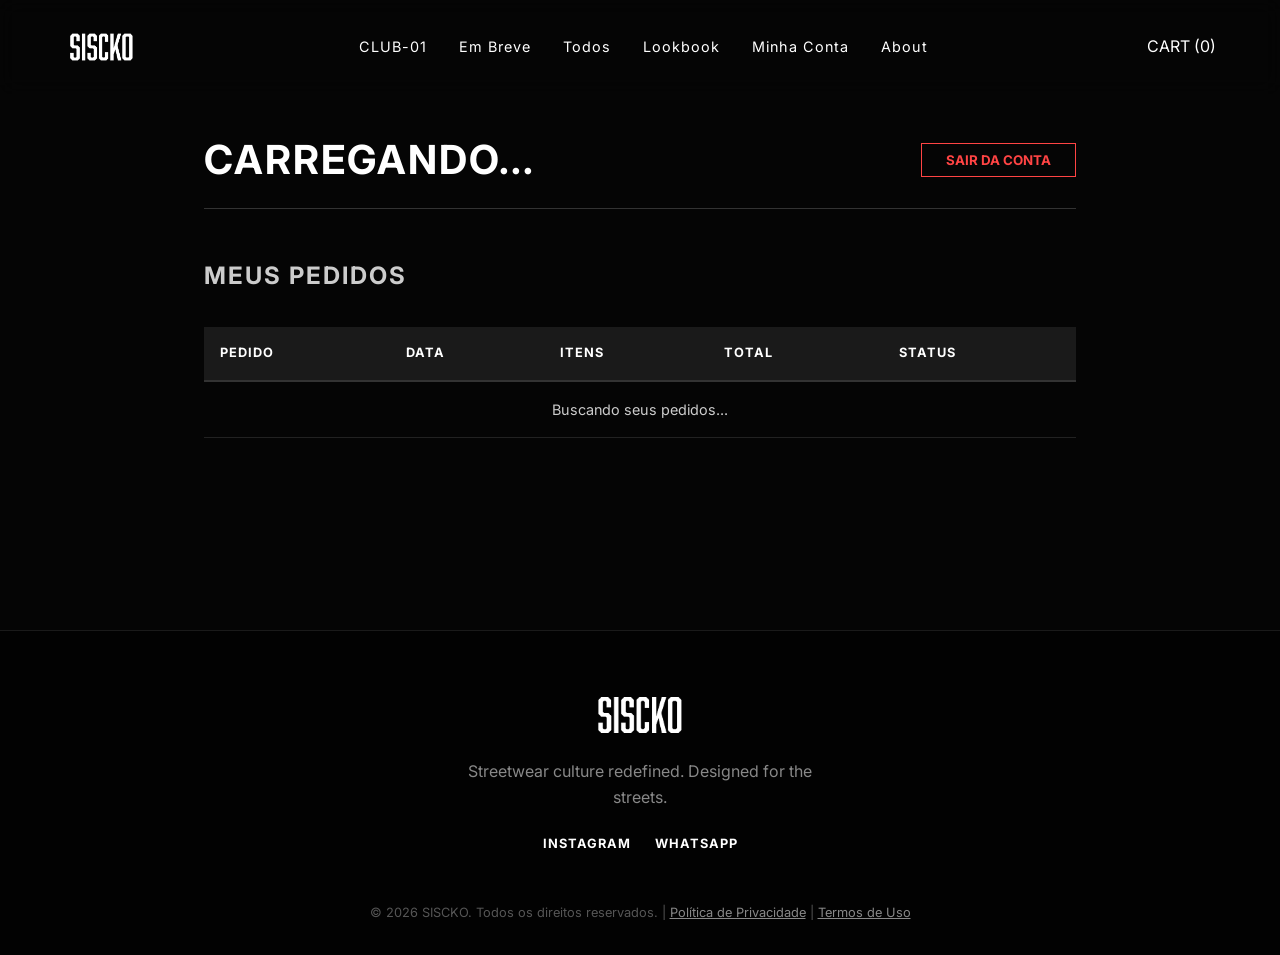
<file: conta.html>
<!DOCTYPE html>
<html lang="pt-BR">

<head>
    <meta charset="UTF-8">
    <meta name="viewport" content="width=device-width, initial-scale=1.0">
    <title>SISCKO | Minha Conta</title>
    <meta name="description" content="Área do cliente SISCKO.">
    <link rel="stylesheet" href="style.css">
    <link href="https://fonts.googleapis.com/css2?family=Inter:wght@300;400;700;900&display=swap" rel="stylesheet">
    <link rel="icon" type="image/png" href="favicon.png">
    <script src="https://identity.netlify.com/v1/netlify-identity-widget.js"></script>
    <style>
        .account-section {
            padding: 8rem 5% 4rem;
            max-width: 1000px;
            margin: 0 auto;
            color: #ccc;
            min-height: 70vh;
        }
        .account-header {
            display: flex;
            justify-content: space-between;
            align-items: center;
            margin-bottom: 3rem;
            border-bottom: 1px solid #333;
            padding-bottom: 1rem;
        }
        .account-header h1 {
            font-size: 2.5rem;
            color: var(--text-color);
            text-transform: uppercase;
        }
        .logout-btn {
            background: transparent;
            color: #ff4444;
            border: 1px solid #ff4444;
            padding: 0.5rem 1.5rem;
            cursor: pointer;
            text-transform: uppercase;
            font-weight: 700;
            font-family: 'Inter', sans-serif;
            transition: all 0.3s ease;
        }
        .logout-btn:hover {
            background: #ff4444;
            color: #fff;
        }
        .orders-table-wrapper {
            overflow-x: auto;
        }
        .orders-table {
            width: 100%;
            border-collapse: collapse;
            text-align: left;
            margin-top: 2rem;
        }
        .orders-table th {
            background-color: #1a1a1a;
            padding: 1rem;
            font-weight: 700;
            text-transform: uppercase;
            font-size: 0.8rem;
            letter-spacing: 1px;
            border-bottom: 2px solid #333;
            color: var(--text-color);
        }
        .orders-table td {
            padding: 1rem;
            border-bottom: 1px solid #222;
            color: #ccc;
            font-size: 0.9rem;
        }
        .orders-table tr:hover td {
            background-color: #151515;
            color: var(--text-color);
        }
        .status-badge {
            padding: 0.3rem 0.6rem;
            border-radius: 4px;
            font-size: 0.8rem;
            font-weight: 700;
            text-transform: uppercase;
        }
        .status-pendente { background-color: #444; color: #fff; }
        .status-pago { background-color: #25D366; color: #fff; }
        .status-recusado { background-color: #ff4444; color: #fff; }
        
        .loading-orders {
            text-align: center;
            padding: 2rem;
            color: #888;
        }
    </style>
</head>

<body>

    <nav class="navbar">
        <a href="index.html" class="logo">
            <img src="logo-white.png" alt="SISCKO" class="logo-img">
        </a>
        <ul class="nav-links" id="nav-links">
            <li><a href="index.html#club-01">CLUB-01</a></li>
            <li><a href="index.html#em-breve">Em Breve</a></li>
            <li><a href="todos.html">Todos</a></li>
            <li><a href="lookbook.html">Lookbook</a></li>
            <li><a href="#" id="login-link">Minha Conta</a></li>
            <li><a href="index.html#about">About</a></li>
        </ul>
        <div class="nav-actions">
            <a href="#" class="login-action-mobile mobile-only" style="margin-right: 1rem; color: #fff; text-decoration: none; font-weight: 700; text-transform: uppercase;">Conta</a>
            <a href="#" id="cart-icon" class="cart-icon">CART (<span id="cart-count">0</span>)</a>
            <button class="hamburger" id="hamburger">☰</button>
        </div>
    </nav>

    <section class="account-section">
        <div class="account-header">
            <h1 id="user-greeting">Carregando...</h1>
            <div style="display: flex; gap: 1rem;">
                <button id="btn-admin" class="logout-btn" style="display:none; color: #ccc; border-color: #555;">Painel de Vendas (CRM)</button>
                <button id="btn-logout" class="logout-btn">Sair da Conta</button>
            </div>
        </div>

        <h2>Meus Pedidos</h2>
        <div class="orders-table-wrapper">
            <table class="orders-table">
                <thead>
                    <tr>
                        <th>Pedido</th>
                        <th>Data</th>
                        <th>Itens</th>
                        <th>Total</th>
                        <th>Status</th>
                    </tr>
                </thead>
                <tbody id="orders-body">
                    <tr><td colspan="5" class="loading-orders">Buscando seus pedidos...</td></tr>
                </tbody>
            </table>
        </div>
    </section>

    <footer id="about">
        <div class="footer-content">
            <div class="footer-logo">
                <img src="logo-white.png" alt="SISCKO" class="logo-img-footer">
            </div>
            <p>Streetwear culture redefined. Designed for the streets.</p>
            <div class="socials">
                <a href="https://instagram.com/sisckobr" target="_blank">Instagram</a>
                <a href="https://wa.me/5532999782790" target="_blank">WhatsApp</a>
            </div>
        </div>
        <div class="footer-bottom">
            <p>&copy; 2026 SISCKO. Todos os direitos reservados. | <a href="privacidade.html" style="color: #888; text-decoration: underline;">Política de Privacidade</a> | <a href="termos.html" style="color: #888; text-decoration: underline;">Termos de Uso</a></p>
        </div>
    </footer>

    <!-- Shopping Cart Sidebar -->
    <div id="cart-sidebar" class="cart-sidebar">
        <div class="cart-header">
            <h2>YOUR CART</h2>
            <button id="close-cart" class="close-btn">&times;</button>
        </div>
        <div class="cart-items" id="cart-items">
            <p class="empty-cart-msg">Your cart is empty.</p>
        </div>
        <div class="cart-footer">
            <div class="cart-total">
                <span>TOTAL:</span>
                <span id="cart-total-price">R$ 0,00</span>
            </div>
            <button id="checkout-btn" class="btn checkout-btn">CHECKOUT</button>
        </div>
    </div>
    <div id="cart-overlay" class="cart-overlay"></div>

    <script src="script.js"></script>
    <script>
        document.addEventListener('DOMContentLoaded', () => {
            const checkAuth = () => {
                const user = window.netlifyIdentity && window.netlifyIdentity.currentUser();
                if (!user) {
                    window.location.href = 'index.html'; // Redireciona se não estiver logado
                    return;
                }

                const name = user.user_metadata?.full_name || user.email.split('@')[0];
                document.getElementById('user-greeting').innerText = `Olá, ${name}`;

                document.getElementById('btn-logout').addEventListener('click', () => {
                    window.netlifyIdentity.logout();
                });

                const roles = user.app_metadata?.roles || [];
                if (roles.includes('admin')) {
                    const btnAdmin = document.getElementById('btn-admin');
                    btnAdmin.style.display = 'block';
                    btnAdmin.addEventListener('click', () => {
                        window.location.href = 'dashboard.html';
                    });
                }

                fetchOrders(user);
            };

            // Espera o Identity inicializar caso ainda não tenha
            if (window.netlifyIdentity) {
                window.netlifyIdentity.on('logout', () => {
                    window.location.href = 'index.html'; // Expulsa o usuário da tela
                });

                window.netlifyIdentity.on('init', () => {
                    checkAuth();
                });
                
                // Se já estiver inicializado, checa agora
                if(window.netlifyIdentity.currentUser()) {
                    checkAuth();
                } else {
                    // Timeout pequeno para dar tempo do init local
                    setTimeout(checkAuth, 1000);
                }
            }

            async function fetchOrders(user) {
                const tbody = document.getElementById('orders-body');
                try {
                    const token = await user.jwt();
                    const response = await fetch('/.netlify/functions/get-pedidos', {
                        headers: {
                            'Authorization': `Bearer ${token}`
                        }
                    });

                    if (!response.ok) throw new Error('Falha ao buscar pedidos');
                    
                    const pedidos = await response.json();
                    
                    if (pedidos.length === 0) {
                        tbody.innerHTML = '<tr><td colspan="5" style="text-align: center; padding: 2rem; color: #888;">Você ainda não tem nenhum pedido.</td></tr>';
                        return;
                    }

                    tbody.innerHTML = '';
                    pedidos.forEach(pedido => {
                        const data = new Date(pedido.created_at).toLocaleDateString('pt-BR');
                        const total = (pedido.total_cents / 100).toLocaleString('pt-BR', { style: 'currency', currency: 'BRL' });
                        
                        let statusClass = 'status-pendente';
                        let statusText = 'Pendente';
                        if (pedido.status.includes('pago')) {
                            statusClass = 'status-pago';
                            statusText = 'Aprovado';
                        } else if (pedido.status.includes('recusado')) {
                            statusClass = 'status-recusado';
                            statusText = 'Recusado';
                        }

                        // Formatar itens
                        const itemsList = pedido.items ? pedido.items.map(i => `${i.quantity}x ${i.description || 'Produto'}`).join('<br>') : '-';

                        const tr = document.createElement('tr');
                        tr.innerHTML = `
                            <td><strong>P-${pedido.id}</strong></td>
                            <td>${data}</td>
                            <td>${itemsList}</td>
                            <td>${total}</td>
                            <td><span class="status-badge ${statusClass}">${statusText}</span></td>
                        `;
                        tbody.appendChild(tr);
                    });

                } catch (error) {
                    console.error(error);
                    tbody.innerHTML = '<tr><td colspan="5" style="text-align: center; padding: 2rem; color: #ff4444;">Erro ao carregar pedidos. Tente novamente mais tarde.</td></tr>';
                }
            }
        });
    </script>
    <nav class="mobile-bottom-bar mobile-only">
        <a href="index.html"><span class="icon"><svg xmlns="http://www.w3.org/2000/svg" width="22" height="22" viewBox="0 0 24 24" fill="none" stroke="currentColor" stroke-width="2" stroke-linecap="round" stroke-linejoin="round"><path d="m3 9 9-7 9 7v11a2 2 0 0 1-2 2H5a2 2 0 0 1-2-2z"/><polyline points="9 22 9 12 15 12 15 22"/></svg></span>Home</a>
        <a href="todos.html"><span class="icon"><svg xmlns="http://www.w3.org/2000/svg" width="22" height="22" viewBox="0 0 24 24" fill="none" stroke="currentColor" stroke-width="2" stroke-linecap="round" stroke-linejoin="round"><rect width="7" height="7" x="3" y="3" rx="1"/><rect width="7" height="7" x="14" y="3" rx="1"/><rect width="7" height="7" x="14" y="14" rx="1"/><rect width="7" height="7" x="3" y="14" rx="1"/></svg></span>Loja</a>
        <a href="lookbook.html"><span class="icon"><svg xmlns="http://www.w3.org/2000/svg" width="22" height="22" viewBox="0 0 24 24" fill="none" stroke="currentColor" stroke-width="2" stroke-linecap="round" stroke-linejoin="round"><path d="M14.5 4h-5L7 7H4a2 2 0 0 0-2 2v9a2 2 0 0 0 2 2h16a2 2 0 0 0 2-2V9a2 2 0 0 0-2-2h-3l-2.5-3z"/><circle cx="12" cy="13" r="3"/></svg></span>Fotos</a>
        <a href="#" class="cart-icon-trigger"><span class="icon" style="position:relative;"><svg xmlns="http://www.w3.org/2000/svg" width="22" height="22" viewBox="0 0 24 24" fill="none" stroke="currentColor" stroke-width="2" stroke-linecap="round" stroke-linejoin="round"><circle cx="8" cy="21" r="1"/><circle cx="19" cy="21" r="1"/><path d="M2.05 2.05h2l2.66 12.42a2 2 0 0 0 2 1.58h9.78a2 2 0 0 0 1.95-1.57l1.65-7.43H5.12"/></svg><span class="cart-badge cart-count-display">0</span></span>Cart</a>
        <a href="#" class="login-action-mobile"><span class="icon"><svg xmlns="http://www.w3.org/2000/svg" width="22" height="22" viewBox="0 0 24 24" fill="none" stroke="currentColor" stroke-width="2" stroke-linecap="round" stroke-linejoin="round"><path d="M19 21v-2a4 4 0 0 0-4-4H9a4 4 0 0 0-4 4v2"/><circle cx="12" cy="7" r="4"/></svg></span>Conta</a>
    </nav>
</body>

</html>
</file>
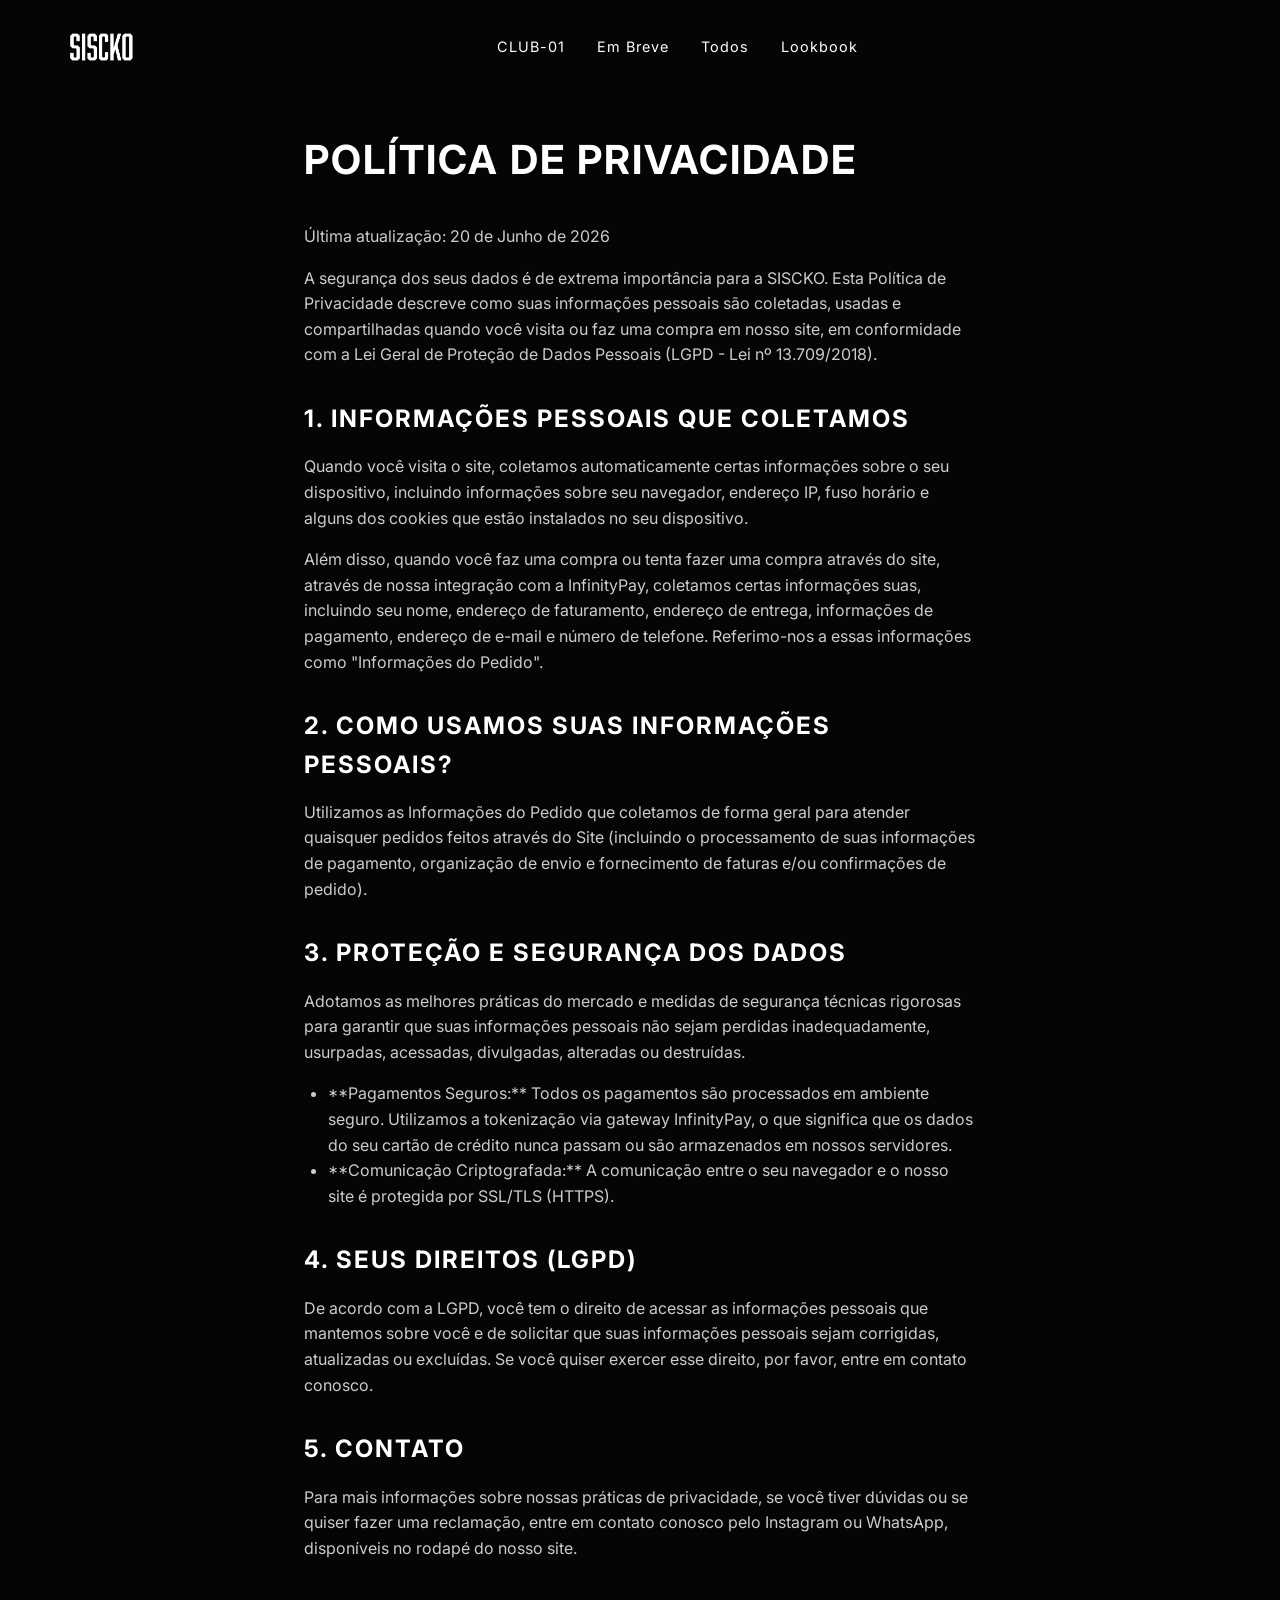
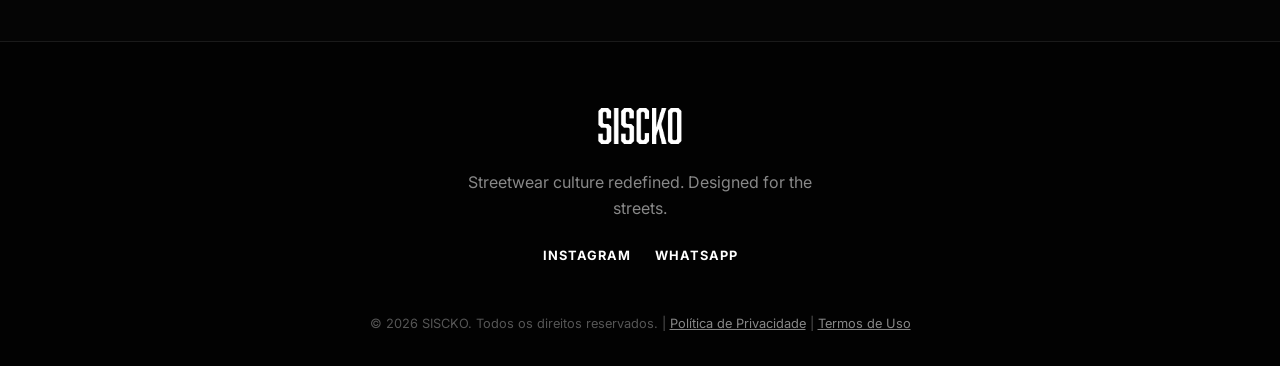
<file: privacidade.html>
<!DOCTYPE html>
<html lang="pt-BR">

<head>
    <meta charset="UTF-8">
    <meta name="viewport" content="width=device-width, initial-scale=1.0">
    <title>SISCKO | Política de Privacidade</title>
    <meta name="description" content="Política de Privacidade da marca streetwear SISCKO.">
    <link rel="stylesheet" href="style.css">
    <link href="https://fonts.googleapis.com/css2?family=Inter:wght@300;400;700;900&display=swap" rel="stylesheet">
    <link rel="icon" type="image/png" href="favicon.png">
    <style>
        .legal-section {
            padding: 8rem 5% 4rem;
            max-width: 800px;
            margin: 0 auto;
            color: #ccc;
        }
        .legal-section h1 {
            font-size: 2.5rem;
            color: var(--text-color);
            margin-bottom: 2rem;
            text-transform: uppercase;
        }
        .legal-section h2 {
            font-size: 1.5rem;
            color: var(--text-color);
            margin-top: 2rem;
            margin-bottom: 1rem;
        }
        .legal-section p, .legal-section ul {
            font-size: 1rem;
            line-height: 1.6;
            margin-bottom: 1rem;
        }
        .legal-section ul {
            padding-left: 1.5rem;
        }
        .legal-section a {
            color: var(--text-color);
            text-decoration: underline;
        }
    </style>
</head>

<body>

    <nav class="navbar">
        <a href="index.html" class="logo">
            <img src="logo-white.png" alt="SISCKO" class="logo-img">
        </a>
        <ul class="nav-links" id="nav-links">
            <li><a href="index.html#club-01">CLUB-01</a></li>
            <li><a href="index.html#em-breve">Em Breve</a></li>
            <li><a href="todos.html">Todos</a></li>
            <li><a href="lookbook.html">Lookbook</a></li>
        </ul>
        <div class="nav-actions">
            <button class="hamburger" id="hamburger">☰</button>
        </div>
    </nav>

    <section class="legal-section">
        <h1>Política de Privacidade</h1>
        <p>Última atualização: 20 de Junho de 2026</p>

        <p>A segurança dos seus dados é de extrema importância para a SISCKO. Esta Política de Privacidade descreve como suas informações pessoais são coletadas, usadas e compartilhadas quando você visita ou faz uma compra em nosso site, em conformidade com a Lei Geral de Proteção de Dados Pessoais (LGPD - Lei nº 13.709/2018).</p>

        <h2>1. Informações Pessoais que Coletamos</h2>
        <p>Quando você visita o site, coletamos automaticamente certas informações sobre o seu dispositivo, incluindo informações sobre seu navegador, endereço IP, fuso horário e alguns dos cookies que estão instalados no seu dispositivo.</p>
        <p>Além disso, quando você faz uma compra ou tenta fazer uma compra através do site, através de nossa integração com a InfinityPay, coletamos certas informações suas, incluindo seu nome, endereço de faturamento, endereço de entrega, informações de pagamento, endereço de e-mail e número de telefone. Referimo-nos a essas informações como "Informações do Pedido".</p>

        <h2>2. Como Usamos Suas Informações Pessoais?</h2>
        <p>Utilizamos as Informações do Pedido que coletamos de forma geral para atender quaisquer pedidos feitos através do Site (incluindo o processamento de suas informações de pagamento, organização de envio e fornecimento de faturas e/ou confirmações de pedido).</p>

        <h2>3. Proteção e Segurança dos Dados</h2>
        <p>Adotamos as melhores práticas do mercado e medidas de segurança técnicas rigorosas para garantir que suas informações pessoais não sejam perdidas inadequadamente, usurpadas, acessadas, divulgadas, alteradas ou destruídas.</p>
        <ul>
            <li>**Pagamentos Seguros:** Todos os pagamentos são processados em ambiente seguro. Utilizamos a tokenização via gateway InfinityPay, o que significa que os dados do seu cartão de crédito nunca passam ou são armazenados em nossos servidores.</li>
            <li>**Comunicação Criptografada:** A comunicação entre o seu navegador e o nosso site é protegida por SSL/TLS (HTTPS).</li>
        </ul>

        <h2>4. Seus Direitos (LGPD)</h2>
        <p>De acordo com a LGPD, você tem o direito de acessar as informações pessoais que mantemos sobre você e de solicitar que suas informações pessoais sejam corrigidas, atualizadas ou excluídas. Se você quiser exercer esse direito, por favor, entre em contato conosco.</p>

        <h2>5. Contato</h2>
        <p>Para mais informações sobre nossas práticas de privacidade, se você tiver dúvidas ou se quiser fazer uma reclamação, entre em contato conosco pelo Instagram ou WhatsApp, disponíveis no rodapé do nosso site.</p>
    </section>

    <footer id="about">
        <div class="footer-content">
            <div class="footer-logo">
                <img src="logo-white.png" alt="SISCKO" class="logo-img-footer">
            </div>
            <p>Streetwear culture redefined. Designed for the streets.</p>
            <div class="socials">
                <a href="https://instagram.com/sisckobr" target="_blank">Instagram</a>
                <a href="https://wa.me/5532999782790" target="_blank">WhatsApp</a>
            </div>
        </div>
        <div class="footer-bottom">
            <p>&copy; 2026 SISCKO. Todos os direitos reservados. | <a href="privacidade.html" style="color: #888; text-decoration: underline;">Política de Privacidade</a> | <a href="termos.html" style="color: #888; text-decoration: underline;">Termos de Uso</a></p>
        </div>
    </footer>

    <script src="script.js"></script>
</body>
</html>
</file>
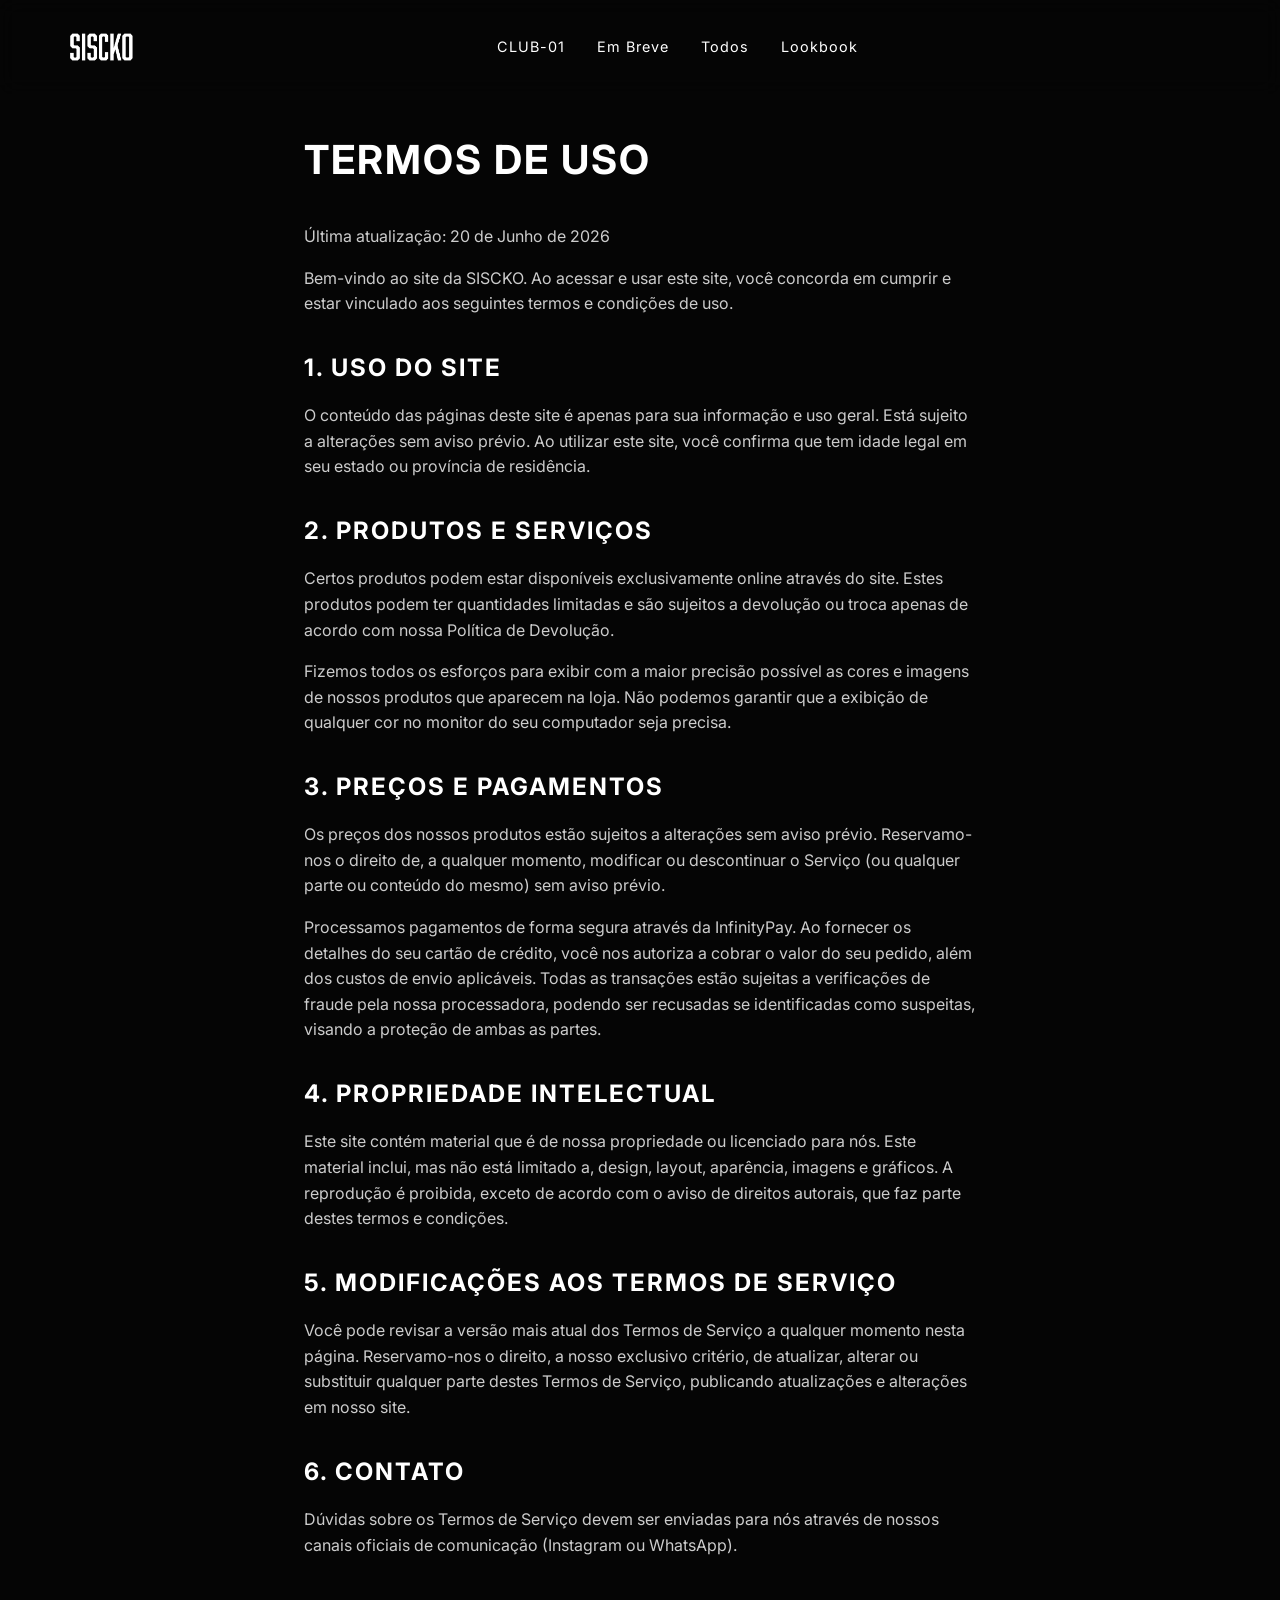
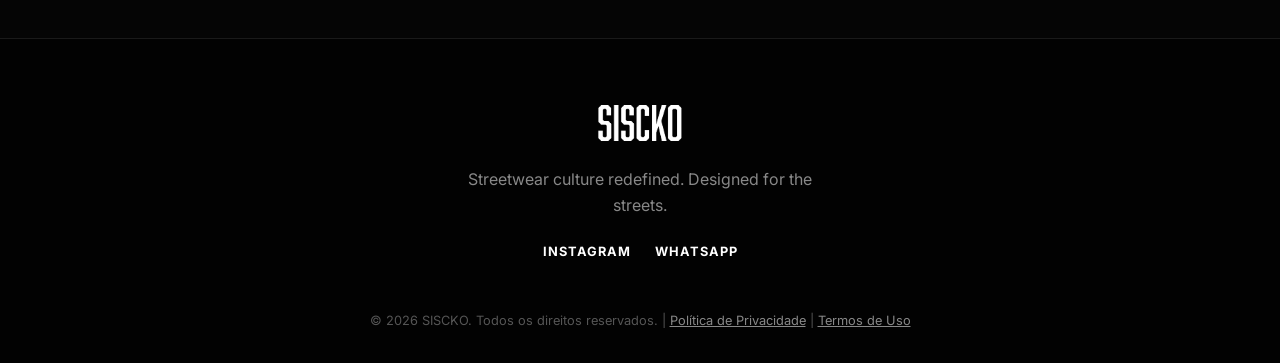
<file: termos.html>
<!DOCTYPE html>
<html lang="pt-BR">

<head>
    <meta charset="UTF-8">
    <meta name="viewport" content="width=device-width, initial-scale=1.0">
    <title>SISCKO | Termos de Uso</title>
    <meta name="description" content="Termos de Uso da marca streetwear SISCKO.">
    <link rel="stylesheet" href="style.css">
    <link href="https://fonts.googleapis.com/css2?family=Inter:wght@300;400;700;900&display=swap" rel="stylesheet">
    <link rel="icon" type="image/png" href="favicon.png">
    <style>
        .legal-section {
            padding: 8rem 5% 4rem;
            max-width: 800px;
            margin: 0 auto;
            color: #ccc;
        }
        .legal-section h1 {
            font-size: 2.5rem;
            color: var(--text-color);
            margin-bottom: 2rem;
            text-transform: uppercase;
        }
        .legal-section h2 {
            font-size: 1.5rem;
            color: var(--text-color);
            margin-top: 2rem;
            margin-bottom: 1rem;
        }
        .legal-section p, .legal-section ul {
            font-size: 1rem;
            line-height: 1.6;
            margin-bottom: 1rem;
        }
        .legal-section ul {
            padding-left: 1.5rem;
        }
        .legal-section a {
            color: var(--text-color);
            text-decoration: underline;
        }
    </style>
</head>

<body>

    <nav class="navbar">
        <a href="index.html" class="logo">
            <img src="logo-white.png" alt="SISCKO" class="logo-img">
        </a>
        <ul class="nav-links" id="nav-links">
            <li><a href="index.html#club-01">CLUB-01</a></li>
            <li><a href="index.html#em-breve">Em Breve</a></li>
            <li><a href="todos.html">Todos</a></li>
            <li><a href="lookbook.html">Lookbook</a></li>
        </ul>
        <div class="nav-actions">
            <button class="hamburger" id="hamburger">☰</button>
        </div>
    </nav>

    <section class="legal-section">
        <h1>Termos de Uso</h1>
        <p>Última atualização: 20 de Junho de 2026</p>

        <p>Bem-vindo ao site da SISCKO. Ao acessar e usar este site, você concorda em cumprir e estar vinculado aos seguintes termos e condições de uso.</p>

        <h2>1. Uso do Site</h2>
        <p>O conteúdo das páginas deste site é apenas para sua informação e uso geral. Está sujeito a alterações sem aviso prévio. Ao utilizar este site, você confirma que tem idade legal em seu estado ou província de residência.</p>

        <h2>2. Produtos e Serviços</h2>
        <p>Certos produtos podem estar disponíveis exclusivamente online através do site. Estes produtos podem ter quantidades limitadas e são sujeitos a devolução ou troca apenas de acordo com nossa Política de Devolução.</p>
        <p>Fizemos todos os esforços para exibir com a maior precisão possível as cores e imagens de nossos produtos que aparecem na loja. Não podemos garantir que a exibição de qualquer cor no monitor do seu computador seja precisa.</p>

        <h2>3. Preços e Pagamentos</h2>
        <p>Os preços dos nossos produtos estão sujeitos a alterações sem aviso prévio. Reservamo-nos o direito de, a qualquer momento, modificar ou descontinuar o Serviço (ou qualquer parte ou conteúdo do mesmo) sem aviso prévio.</p>
        <p>Processamos pagamentos de forma segura através da InfinityPay. Ao fornecer os detalhes do seu cartão de crédito, você nos autoriza a cobrar o valor do seu pedido, além dos custos de envio aplicáveis. Todas as transações estão sujeitas a verificações de fraude pela nossa processadora, podendo ser recusadas se identificadas como suspeitas, visando a proteção de ambas as partes.</p>

        <h2>4. Propriedade Intelectual</h2>
        <p>Este site contém material que é de nossa propriedade ou licenciado para nós. Este material inclui, mas não está limitado a, design, layout, aparência, imagens e gráficos. A reprodução é proibida, exceto de acordo com o aviso de direitos autorais, que faz parte destes termos e condições.</p>

        <h2>5. Modificações aos Termos de Serviço</h2>
        <p>Você pode revisar a versão mais atual dos Termos de Serviço a qualquer momento nesta página. Reservamo-nos o direito, a nosso exclusivo critério, de atualizar, alterar ou substituir qualquer parte destes Termos de Serviço, publicando atualizações e alterações em nosso site.</p>
        
        <h2>6. Contato</h2>
        <p>Dúvidas sobre os Termos de Serviço devem ser enviadas para nós através de nossos canais oficiais de comunicação (Instagram ou WhatsApp).</p>
    </section>

    <footer id="about">
        <div class="footer-content">
            <div class="footer-logo">
                <img src="logo-white.png" alt="SISCKO" class="logo-img-footer">
            </div>
            <p>Streetwear culture redefined. Designed for the streets.</p>
            <div class="socials">
                <a href="https://instagram.com/sisckobr" target="_blank">Instagram</a>
                <a href="https://wa.me/5532999782790" target="_blank">WhatsApp</a>
            </div>
        </div>
        <div class="footer-bottom">
            <p>&copy; 2026 SISCKO. Todos os direitos reservados. | <a href="privacidade.html" style="color: #888; text-decoration: underline;">Política de Privacidade</a> | <a href="termos.html" style="color: #888; text-decoration: underline;">Termos de Uso</a></p>
        </div>
    </footer>

    <script src="script.js"></script>
</body>
</html>
</file>
<file: style.css>
:root {
    --bg-color: #050505;
    --text-color: #ffffff;
    --accent-color: #333333;
    --hover-color: #555555;
    --card-bg: #111111;
    --font-main: 'Inter', sans-serif;
}

* {
    margin: 0;
    padding: 0;
    box-sizing: border-box;
}

body {
    background-color: var(--bg-color);
    color: var(--text-color);
    font-family: var(--font-main);
    line-height: 1.6;
    overflow-x: hidden;
}

/* Typography */
h1,
h2,
h3 {
    text-transform: uppercase;
    letter-spacing: 2px;
}

a {
    color: var(--text-color);
    text-decoration: none;
    transition: color 0.3s ease;
}

a:hover {
    color: var(--hover-color);
}

/* Navbar */
.navbar {
    display: flex;
    justify-content: space-between;
    align-items: center;
    padding: 2rem 5%;
    position: fixed;
    top: 0;
    width: 100%;
    z-index: 1000;
    background: rgba(5, 5, 5, 0.8);
    backdrop-filter: blur(10px);
}

.logo {
    display: flex;
    align-items: center;
}

.logo-img {
    height: 30px;
    width: auto;
}

.nav-links {
    list-style: none;
    display: flex;
    gap: 2rem;
    align-items: center;
}

.nav-actions {
    display: flex;
    align-items: center;
    gap: 1.5rem;
}

.hamburger {
    display: none;
    background: none;
    border: none;
    color: white;
    font-size: 1.5rem;
    cursor: pointer;
}

.nav-links li a {
    font-size: 0.9rem;
    font-weight: 400;
    letter-spacing: 1px;
}

/* Hero Section */
.hero {
    height: 100vh;
    display: flex;
    align-items: center;
    justify-content: center;
    text-align: center;
    position: relative;
    overflow: hidden;
}

.hero-bg, .hero-carousel {
    position: absolute;
    top: 0;
    left: 0;
    width: 100%;
    height: 100%;
    z-index: 0;
}

.hero-carousel-track {
    display: flex;
    width: 100%;
    height: 100%;
    transition: transform 0.6s cubic-bezier(0.25, 1, 0.5, 1);
}

.hero-slide {
    width: 100%;
    height: 100%;
    object-fit: cover;
    flex-shrink: 0;
}

.hero-bg img {
    width: 100%;
    height: 100%;
    object-fit: cover;
}

.desktop-only { display: block; }
.mobile-only { display: none; }

.hero-nav {
    position: absolute;
    top: 50%;
    transform: translateY(-50%);
    background: rgba(0,0,0,0.5);
    color: white;
    border: none;
    width: 50px;
    height: 50px;
    border-radius: 50%;
    font-size: 1.5rem;
    cursor: pointer;
    z-index: 10;
    display: flex;
    align-items: center;
    justify-content: center;
    transition: background 0.3s ease;
}

.hero-nav:hover {
    background: rgba(255,255,255,0.2);
}

.hero-nav.prev-hero { left: 20px; }
.hero-nav.next-hero { right: 20px; }

.hero::after {
    content: '';
    position: absolute;
    top: 0;
    left: 0;
    right: 0;
    bottom: 0;
    background: rgba(5, 5, 5, 0.5);
    /* overlay to keep text readable */
    pointer-events: none;
    z-index: 1;
}

.hero-content {
    z-index: 2;
}

.hero h1 {
    font-size: 5rem;
    font-weight: 900;
    margin-bottom: 1rem;
    line-height: 1;
}

.hero p {
    font-size: 1.2rem;
    font-weight: 300;
    color: #aaaaaa;
    margin-bottom: 2rem;
}

.btn {
    display: inline-block;
    padding: 1rem 3rem;
    background-color: var(--text-color);
    color: var(--bg-color);
    font-weight: 700;
    letter-spacing: 2px;
    border: 1px solid var(--text-color);
    transition: all 0.3s ease;
}

.btn:hover {
    background-color: transparent;
    color: var(--text-color);
}

/* Highlight Section */
.highlight-section {
    padding: 6rem 5% 0;
}

.highlight-content {
    max-width: 1000px;
    margin: 0 auto;
}

.highlight-card {
    display: flex;
    flex-direction: column;
}

.highlight-desc {
    color: #888;
    font-size: 0.9rem;
    margin-top: 1rem;
    margin-bottom: 1rem;
}

@media (min-width: 768px) {
    .highlight-card {
        flex-direction: row;
        align-items: center;
    }
    
    .highlight-card .carousel {
        flex: 1;
        max-width: 50%;
    }
    
    .highlight-card .product-info {
        flex: 1;
        padding: 3rem;
        justify-content: center;
    }
    
    .highlight-desc {
        font-size: 1rem;
    }
}

/* Collection Section */
.collection-section {
    padding: 6rem 5%;
}

.section-header {
    text-align: center;
    margin-bottom: 4rem;
}

.section-header h2 {
    font-size: 2.5rem;
    font-weight: 700;
    margin-bottom: 0.5rem;
}

.section-header p {
    color: #888;
    font-size: 0.9rem;
}

/* Grid */
.grid-container {
    display: grid;
    grid-template-columns: repeat(auto-fit, minmax(300px, 1fr));
    gap: 3rem;
    max-width: 1400px;
    margin: 0 auto;
}

/* Product Card */
.product-card {
    background-color: var(--card-bg);
    border: 1px solid #222;
    overflow: hidden;
    transition: transform 0.3s ease;
}

.product-card:hover {
    transform: translateY(-5px);
}

.carousel {
    position: relative;
    width: 100%;
    aspect-ratio: 3/4;
    overflow: hidden;
    background-color: #0a0a0a;
}

.carousel-track {
    display: flex;
    width: 100%;
    height: 100%;
    transition: transform 0.4s cubic-bezier(0.25, 1, 0.5, 1);
}

.carousel-img {
    width: 100%;
    height: 100%;
    object-fit: cover;
    flex-shrink: 0;
}

/* Navigation Buttons */
.carousel-btn {
    position: absolute;
    top: 50%;
    transform: translateY(-50%);
    background: rgba(0, 0, 0, 0.5);
    color: white;
    border: none;
    width: 40px;
    height: 40px;
    cursor: pointer;
    z-index: 10;
    font-size: 1.2rem;
    opacity: 0;
    transition: opacity 0.3s ease, background 0.3s ease;
    border-radius: 50%;
    display: flex;
    align-items: center;
    justify-content: center;
}

.carousel:hover .carousel-btn {
    opacity: 1;
}

.carousel-btn:hover {
    background: rgba(255, 255, 255, 0.2);
}

.prev-btn {
    left: 10px;
}

.next-btn {
    right: 10px;
}

/* Dots */
.dots-container {
    position: absolute;
    bottom: 15px;
    width: 100%;
    display: flex;
    justify-content: center;
    gap: 8px;
    z-index: 10;
}

.dot {
    width: 8px;
    height: 8px;
    border-radius: 50%;
    background: rgba(255, 255, 255, 0.3);
    cursor: pointer;
    transition: background 0.3s ease;
}

.dot.active {
    background: rgba(255, 255, 255, 1);
}

/* Product Info */
.product-info {
    padding: 1.5rem;
    display: flex;
    flex-direction: column;
    gap: 1rem;
}

.info-header {
    display: flex;
    justify-content: space-between;
    align-items: center;
}

.info-header h3 {
    font-size: 1rem;
    font-weight: 700;
}

.price {
    font-size: 0.9rem;
    color: #aaaaaa;
}

/* Sizes */
.sizes {
    display: flex;
    gap: 0.5rem;
    flex-wrap: wrap;
}

.size-btn {
    width: 32px;
    height: 32px;
    display: flex;
    align-items: center;
    justify-content: center;
    font-size: 0.8rem;
    font-weight: 700;
    border: 1px solid #333;
    border-radius: 4px;
    cursor: pointer;
    transition: all 0.2s ease;
    color: #888;
}

.size-btn:hover,
.size-btn.selected {
    border-color: var(--text-color);
    color: var(--text-color);
}

.add-cart-btn {
    width: 100%;
    padding: 0.8rem;
    background: transparent;
    color: var(--text-color);
    border: 1px solid #333;
    font-weight: 700;
    cursor: pointer;
    transition: all 0.3s ease;
    text-transform: uppercase;
    font-family: var(--font-main);
}

.add-cart-btn:hover {
    background: var(--text-color);
    color: var(--bg-color);
}

.size-btn.disabled {
    opacity: 0.3;
    cursor: not-allowed;
    pointer-events: none;
}

.add-cart-btn.disabled {
    opacity: 0.5;
    cursor: not-allowed;
    pointer-events: none;
}

/* Cart Sidebar */
.cart-sidebar {
    position: fixed;
    top: 0;
    right: -400px;
    width: 100%;
    max-width: 400px;
    height: 100vh;
    background-color: var(--card-bg);
    border-left: 1px solid #222;
    z-index: 2000;
    display: flex;
    flex-direction: column;
    transition: right 0.3s ease;
}

.cart-sidebar.open {
    right: 0;
}

.cart-header {
    padding: 1.5rem;
    display: flex;
    justify-content: space-between;
    align-items: center;
    border-bottom: 1px solid #222;
}

.close-btn {
    background: none;
    border: none;
    color: white;
    font-size: 2rem;
    cursor: pointer;
    line-height: 1;
}

.cart-items {
    flex: 1;
    overflow-y: auto;
    padding: 1.5rem;
    display: flex;
    flex-direction: column;
    gap: 1rem;
}

.cart-item {
    display: flex;
    justify-content: space-between;
    align-items: center;
    border-bottom: 1px solid #222;
    padding-bottom: 1rem;
}

.cart-item-info h4 {
    font-size: 0.9rem;
    margin-bottom: 0.2rem;
}

.cart-item-info p {
    color: #888;
    font-size: 0.8rem;
}

.remove-item {
    background: none;
    border: none;
    color: #ff4444;
    cursor: pointer;
    font-size: 0.8rem;
    text-decoration: underline;
}

.empty-cart-msg {
    color: #888;
    text-align: center;
    margin-top: 2rem;
}

.cart-footer {
    padding: 1.5rem;
    border-top: 1px solid #222;
}

.cart-total {
    display: flex;
    justify-content: space-between;
    font-weight: 700;
    font-size: 1.2rem;
    margin-bottom: 1rem;
}

.checkout-btn {
    width: 100%;
    text-align: center;
    background-color: #25D366;
    /* WhatsApp Green */
    color: white;
    border: none;
}

.checkout-btn:hover {
    background-color: #128C7E;
    color: white;
}

.cart-overlay {
    position: fixed;
    top: 0;
    left: 0;
    width: 100%;
    height: 100vh;
    background: rgba(0, 0, 0, 0.7);
    z-index: 1500;
    opacity: 0;
    pointer-events: none;
    transition: opacity 0.3s ease;
}

.cart-overlay.open {
    opacity: 1;
    pointer-events: all;
}

/* Info & Medidas Section */
.info-section {
    padding: 6rem 5%;
    background-color: #0a0a0a;
    border-top: 1px solid #222;
}

.info-container {
    max-width: 1200px;
    margin: 0 auto;
    display: grid;
    grid-template-columns: 1fr;
    gap: 2rem;
}

@media (min-width: 768px) {
    .info-container {
        grid-template-columns: 1fr 1fr;
        gap: 4rem;
    }
}

.specs-box, .table-box {
    background-color: var(--card-bg);
    padding: 1.5rem;
    border: 1px solid #222;
    border-radius: 8px;
}

.table-box {
    overflow-x: auto;
}

@media (min-width: 768px) {
    .specs-box, .table-box {
        padding: 3rem;
    }
}

.specs-box h3, .table-box h3 {
    font-size: 1.5rem;
    margin-bottom: 2rem;
    color: var(--text-color);
    text-transform: uppercase;
    letter-spacing: 1px;
}

.specs-list {
    list-style: none;
    display: flex;
    flex-direction: column;
    gap: 1.5rem;
}

.specs-list li {
    font-size: 1.1rem;
    color: #ccc;
    display: flex;
    flex-direction: column;
}

.specs-list li span {
    font-weight: 700;
    color: var(--text-color);
    font-size: 0.9rem;
    text-transform: uppercase;
    letter-spacing: 1px;
    margin-bottom: 0.3rem;
}

.size-table {
    width: 100%;
    border-collapse: collapse;
    text-align: center;
}

.size-table th {
    background-color: #1a1a1a;
    padding: 0.5rem;
    font-weight: 700;
    text-transform: uppercase;
    font-size: 0.8rem;
    letter-spacing: 1px;
    border-bottom: 2px solid #333;
}

.size-table td {
    padding: 0.5rem;
    border-bottom: 1px solid #222;
    color: #ccc;
    font-size: 0.85rem;
}

@media (min-width: 768px) {
    .size-table th, .size-table td {
        padding: 1rem;
        font-size: 0.9rem;
    }
    .size-table td {
        font-size: 1rem;
    }
}

.size-table tr:hover td {
    background-color: #151515;
    color: var(--text-color);
}

.table-disclaimer {
    margin-top: 1.5rem;
    font-size: 0.8rem;
    color: #888;
    text-align: center;
}

/* Footer */
footer {
    padding: 4rem 5% 2rem;
    background-color: #020202;
    border-top: 1px solid #1a1a1a;
}

.footer-content {
    display: flex;
    flex-direction: column;
    align-items: center;
    text-align: center;
    gap: 1.5rem;
    margin-bottom: 3rem;
}

.footer-logo {
    display: flex;
    justify-content: center;
}

.logo-img-footer {
    height: 40px;
    width: auto;
}

.footer-content p {
    color: #888;
    max-width: 400px;
}

.socials {
    display: flex;
    gap: 1.5rem;
}

.socials a {
    font-weight: 700;
    letter-spacing: 1px;
    font-size: 0.8rem;
    text-transform: uppercase;
}

.footer-bottom {
    text-align: center;
    color: #555;
    font-size: 0.8rem;
}

/* Responsive */
@media (max-width: 768px) {
    .desktop-only { display: none; }
    .mobile-only { display: block; }

    .hero h1 {
        font-size: 3rem;
    }

    .collection-section, .info-section {
        padding: 3rem 5%;
    }

    /* Ocultar topo antigo no mobile */
    .nav-actions { display: none !important; }
    .hamburger { display: none !important; }
    .nav-links { display: none !important; }
    
    .navbar {
        justify-content: center;
        padding: 1rem;
    }

    /* Mobile Bottom Bar (App-like) */
    .mobile-bottom-bar {
        display: flex;
        position: fixed;
        bottom: 0;
        left: 0;
        width: 100%;
        height: 70px;
        background: rgba(10, 10, 10, 0.85);
        backdrop-filter: blur(10px);
        -webkit-backdrop-filter: blur(10px);
        border-top: 1px solid rgba(255, 255, 255, 0.1);
        z-index: 1000;
        justify-content: space-around;
        align-items: center;
        padding-bottom: env(safe-area-inset-bottom);
    }
    
    .mobile-bottom-bar a {
        display: flex;
        flex-direction: column;
        align-items: center;
        justify-content: center;
        color: #888;
        text-decoration: none;
        font-size: 0.65rem;
        text-transform: uppercase;
        font-weight: 700;
        letter-spacing: 0.5px;
        flex: 1;
        height: 100%;
        transition: color 0.3s;
    }
    
    .mobile-bottom-bar a:active,
    .mobile-bottom-bar a:focus {
        color: #fff;
    }

    .mobile-bottom-bar a span.icon {
        font-size: 1.4rem;
        margin-bottom: 2px;
        position: relative;
    }

    .cart-badge {
        position: absolute;
        top: -6px;
        right: -10px;
        background-color: var(--text-color);
        color: var(--bg-color);
        font-size: 0.55rem;
        font-weight: 900;
        padding: 2px 5px;
        border-radius: 10px;
        line-height: 1;
        min-width: 14px;
        text-align: center;
    }

    .carousel-btn {
        opacity: 1;
        background: rgba(0, 0, 0, 0.3);
    }

    /* Touch Targets e Full Screen Cart */
    .size-btn {
        min-height: 48px;
        min-width: 48px;
    }
    
    .add-cart-btn {
        min-height: 48px;
        font-size: 1rem;
    }

    .cart-sidebar {
        width: 100%;
        max-width: 100%;
        right: -100%;
        padding-bottom: 70px;
    }
    
    body {
        padding-bottom: 70px; /* Compensar o menu inferior */
    }
}

/* Image Modal */
.image-modal {
    position: fixed;
    top: 0;
    left: 0;
    width: 100%;
    height: 100vh;
    background: rgba(0, 0, 0, 0.95);
    z-index: 3000;
    display: flex;
    justify-content: center;
    align-items: center;
    opacity: 0;
    pointer-events: none;
    transition: opacity 0.3s ease;
}

.image-modal.open {
    opacity: 1;
    pointer-events: all;
}

.modal-content {
    max-width: 90%;
    max-height: 90vh;
    display: flex;
    justify-content: center;
    align-items: center;
}

#modal-img {
    max-width: 100%;
    max-height: 90vh;
    object-fit: contain;
    user-select: none;
}

.close-modal-btn {
    position: absolute;
    top: 20px;
    right: 30px;
    background: none;
    border: none;
    color: white;
    font-size: 3rem;
    cursor: pointer;
    z-index: 3010;
    line-height: 1;
}

.modal-nav-btn {
    position: absolute;
    top: 50%;
    transform: translateY(-50%);
    background: rgba(255, 255, 255, 0.1);
    color: white;
    border: none;
    width: 60px;
    height: 60px;
    border-radius: 50%;
    font-size: 2rem;
    cursor: pointer;
    z-index: 3010;
    transition: background 0.3s ease;
    display: flex;
    align-items: center;
    justify-content: center;
}

.modal-nav-btn:hover {
    background: rgba(255, 255, 255, 0.3);
}

.modal-nav-btn.prev-btn {
    left: 20px;
}

.modal-nav-btn.next-btn {
    right: 20px;
}

/* Make image cursor zoom-in to indicate it's clickable */
.carousel-img {
    cursor: zoom-in;
}

/* Lookbook Grid */
.lookbook-grid {
    column-count: 1;
    column-gap: 2rem;
    max-width: 1400px;
    margin: 0 auto;
    padding: 0 5%;
}

@media (min-width: 768px) {
    .lookbook-grid {
        column-count: 2;
    }
}

@media (min-width: 1024px) {
    .lookbook-grid {
        column-count: 3;
    }
}

.lookbook-item {
    break-inside: avoid;
    margin-bottom: 2rem;
    position: relative;
    cursor: zoom-in;
    overflow: hidden;
}

.lookbook-item img {
    width: 100%;
    display: block;
    transition: transform 0.4s ease;
}

.lookbook-item:hover img {
    transform: scale(1.02);
}

/* Cookie Banner LGPD */
.cookie-banner {
    position: fixed;
    bottom: 0;
    left: 0;
    width: 100%;
    transform: translateY(100%);
    opacity: 0;
    pointer-events: none;
    background-color: var(--card-bg);
    color: #ccc;
    padding: 1.5rem 5%;
    display: flex;
    flex-direction: column;
    justify-content: space-between;
    align-items: center;
    border-top: 1px solid #333;
    z-index: 9999;
    transition: opacity 0.5s ease, transform 0.5s ease;
    box-shadow: 0 -5px 20px rgba(0,0,0,0.5);
    gap: 1rem;
}

.cookie-banner.show {
    transform: translateY(0);
    opacity: 1;
    pointer-events: all;
}

.cookie-text {
    font-size: 0.85rem;
    line-height: 1.4;
    text-align: center;
}

.cookie-text a {
    color: var(--text-color);
    text-decoration: underline;
}

.cookie-btn {
    padding: 0.8rem 2rem;
    background-color: var(--text-color);
    color: var(--bg-color);
    border: none;
    font-weight: 700;
    cursor: pointer;
    text-transform: uppercase;
    font-size: 0.8rem;
    transition: all 0.3s ease;
    white-space: nowrap;
}

.cookie-btn:hover {
    background-color: #ccc;
}

@media (min-width: 768px) {
    .cookie-banner {
        flex-direction: row;
        gap: 2rem;
    }
    
    .cookie-text {
        text-align: left;
    }
}

/* Forçar o modal de Login da Netlify a ficar acima de todas as navbars */
#netlify-identity-widget {
    z-index: 10000 !important;
}
</file>
